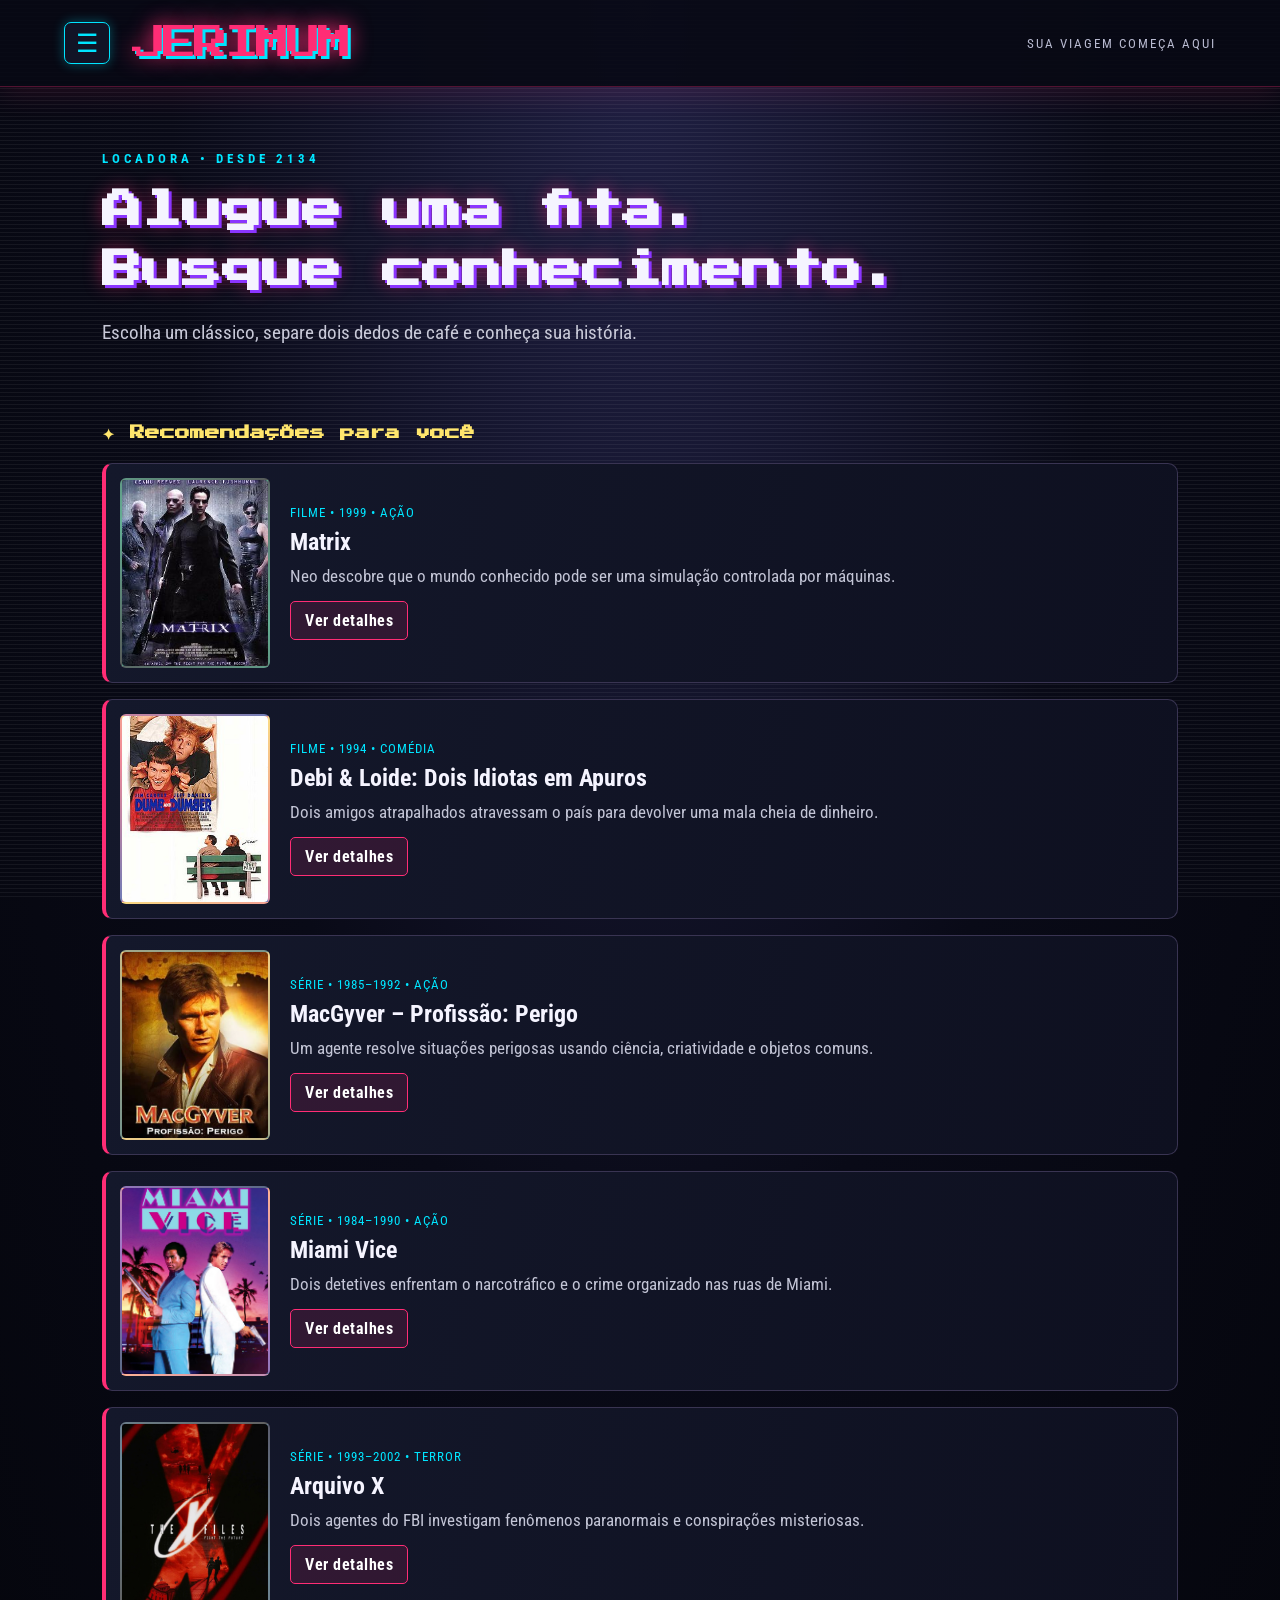
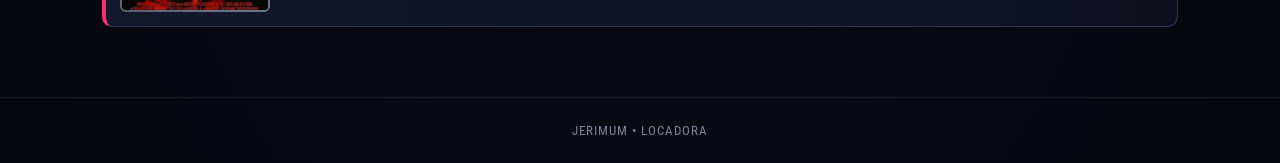
<file: index.html>
<!DOCTYPE html>
<html lang="pt-BR">

<head>
    <meta charset="UTF-8">
    <meta name="viewport" content="width=device-width, initial-scale=1.0">
    <title>Início | Jerimum</title>
    <link rel="stylesheet" href="css/estilo.css">
</head>

<body>
    <header>
        <div class="topbar">
            <button class="menu-button" id="menuButton" aria-label="Abrir menu" aria-expanded="false">☰</button>
            <a class="brand" href="index.html">JERIMUM</a>
            <div class="tagline">Sua viagem começa aqui</div>
        </div>
        <nav class="menu-overlay" id="mainMenu" aria-label="Menu principal">
            <a class="menu-link" href="filmes.html">🎬 Filmes</a>
            <a class="menu-link" href="series.html">📺 Séries</a>
            <button class="category-trigger" id="categoryTrigger" aria-expanded="false">▸ Categorias</button>
            <div class="submenu" id="categorySubmenu">
                <a href="categorias/comedia.html">Comédia</a><a href="categorias/terror.html">Terror</a>
                <a href="categorias/acao.html">Ação</a><a href="categorias/drama.html">Drama</a>
            </div>
        </nav>
    </header>
    <main class="page-wrap">
        <section class="hero">
            <div class="eyebrow">Locadora • Desde 2134</div>
            <h1>Alugue uma fita.<br>Busque conhecimento.</h1>
            <p>Escolha um clássico, separe dois dedos de café e conheça sua história.</p>
        </section>
        <h2 class="section-title">✦ Recomendações para você</h2>
        <section id="recomendacoes" class="catalog-list" aria-live="polite"></section>
    </main>
    <footer>JERIMUM • LOCADORA</footer>
    <script src="js/dados.js"></script>
    <script src="js/site.js"></script>
    <script>
        // Embaralha os títulos do catálogo e seleciona cinco filmes ou séries aleatoriamente.
        const embaralhados = [...catalogo].sort(() => Math.random() - 0.5).slice(0, 5);
        // Exibe as cinco recomendações selecionadas na página inicial.
        renderLista(embaralhados, "recomendacoes");
    </script>
</body>

</html>
</file>
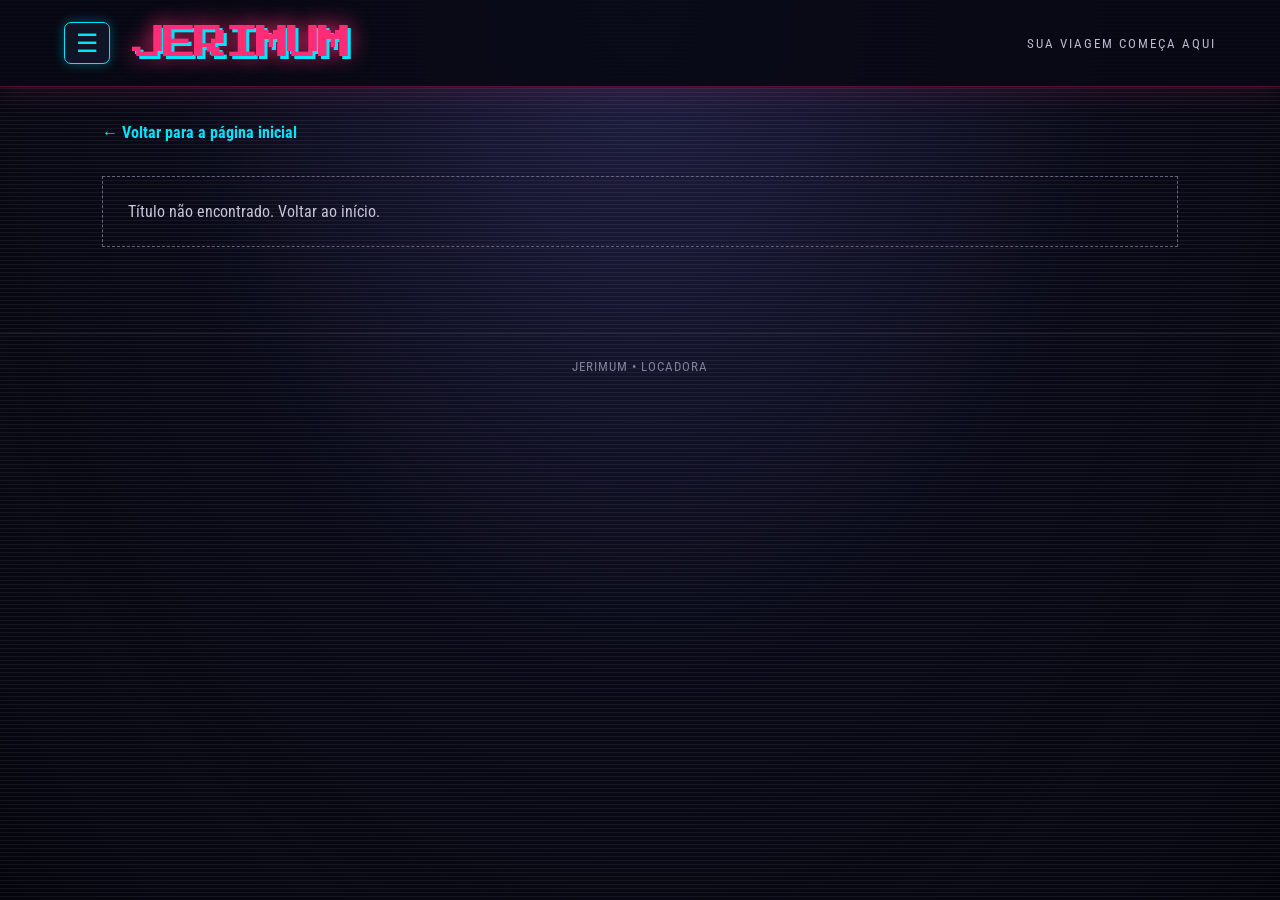
<file: detalhe.html>
<!DOCTYPE html>
<html lang="pt-BR">

<head>
    <meta charset="UTF-8">
    <meta name="viewport" content="width=device-width, initial-scale=1.0">
    <title>Detalhes | Jerimum</title>
    <link rel="stylesheet" href="css/estilo.css">
</head>

<body>
    <header>
        <div class="topbar">
            <button class="menu-button" id="menuButton" aria-label="Abrir menu" aria-expanded="false">☰</button>
            <a class="brand" href="index.html">JERIMUM</a>
            <div class="tagline">Sua viagem começa aqui</div>
        </div>
        <nav class="menu-overlay" id="mainMenu" aria-label="Menu principal">
            <a class="menu-link" href="filmes.html">🎬 Filmes</a>
            <a class="menu-link" href="series.html">📺 Séries</a>
            <button class="category-trigger" id="categoryTrigger" aria-expanded="false">▸ Categorias</button>
            <div class="submenu" id="categorySubmenu">
                <a href="categorias/comedia.html">Comédia</a><a href="categorias/terror.html">Terror</a>
                <a href="categorias/acao.html">Ação</a><a href="categorias/drama.html">Drama</a>
            </div>
        </nav>
    </header>
    <main class="page-wrap"><a class="back-link" href="index.html">← Voltar para a página inicial</a>
        <section id="detalhe"></section>
    </main>
    <footer>JERIMUM • LOCADORA</footer>

    <script src="js/dados.js"></script>
    <script src="js/site.js"></script>
    <script>
        // Recupera o identificador do filme ou série enviado através da URL.
        const id = new URLSearchParams(window.location.search).get("id");
        // Procura no catálogo o título que corresponde ao identificador recebido.
        const item = catalogo.find(i => i.id === id);
        const area = document.getElementById("detalhe");
        if (!item) { area.innerHTML = '<p class="empty">Título não encontrado. <a href="index.html">Voltar ao início</a>.</p>'; }
        else {
            document.title = item.title + " | Jerimum";
            // Monta a página de detalhes com sinopse, cartaz, curiosidades e elenco.
            area.innerHTML = `<div class="detail-layout">${criarPoster(item)}<div>
 <div class="eyebrow">${item.type} • ${item.year} • ${item.category}</div><h1>${item.title}</h1>
 <p style="font-size:19px;line-height:1.6;color:#d0d1df">${item.synopsis}</p>
 <button class="action-button" id="rentButton">Alugar ${item.type.toLowerCase()}</button>
 </div></div>
 <section class="detail-panel"><h2>Mais informações e curiosidades</h2><ul>${item.facts.map(f => `<li>${f}</li>`).join("")}</ul></section>
 <section class="detail-panel"><h2>Elenco principal</h2><p>${item.cast.join(" • ")}</p></section>`;
            // Simula o aluguel do título exibindo uma mensagem quando o usuário clica no botão.
            document.getElementById("rentButton").addEventListener("click", () => alert("Pedido de aluguel registrado na simulação! Obrigado por escolher a Jerimum."));
        }
    </script>
</body>

</html>
</file>
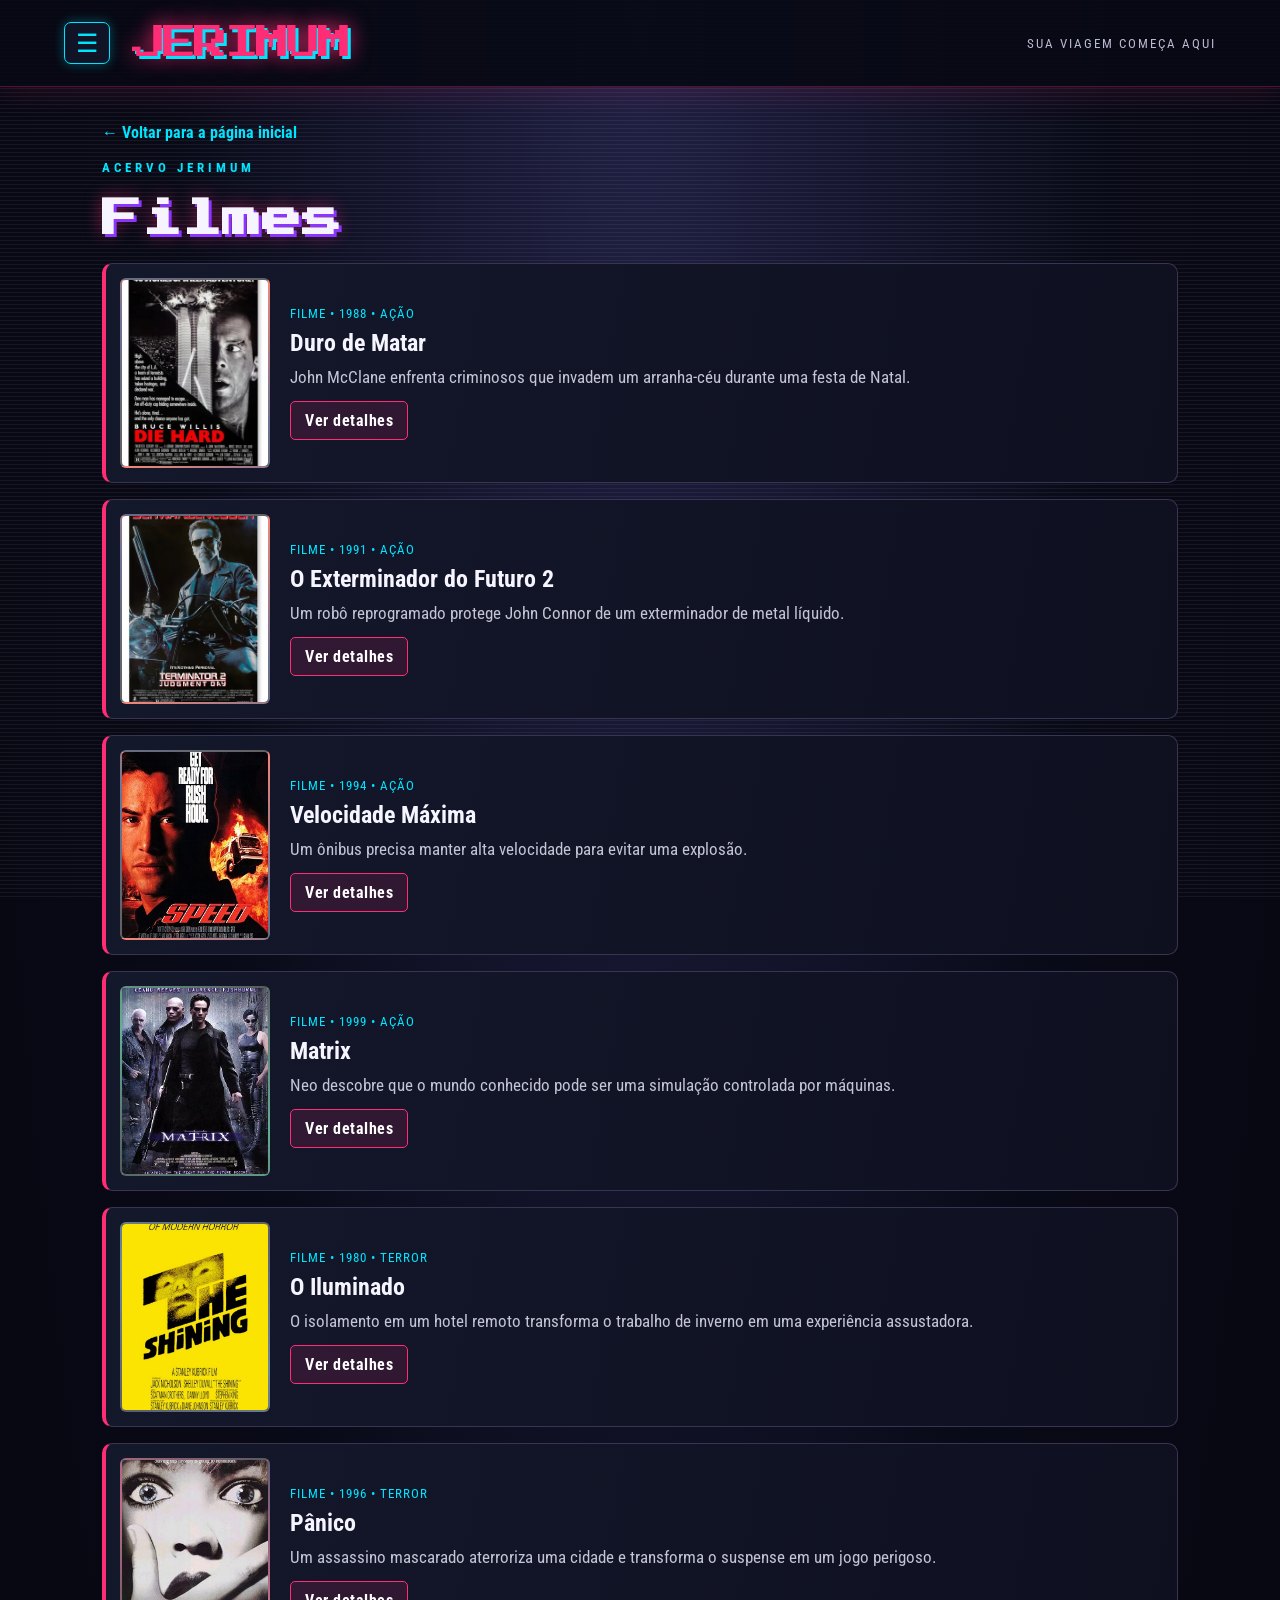
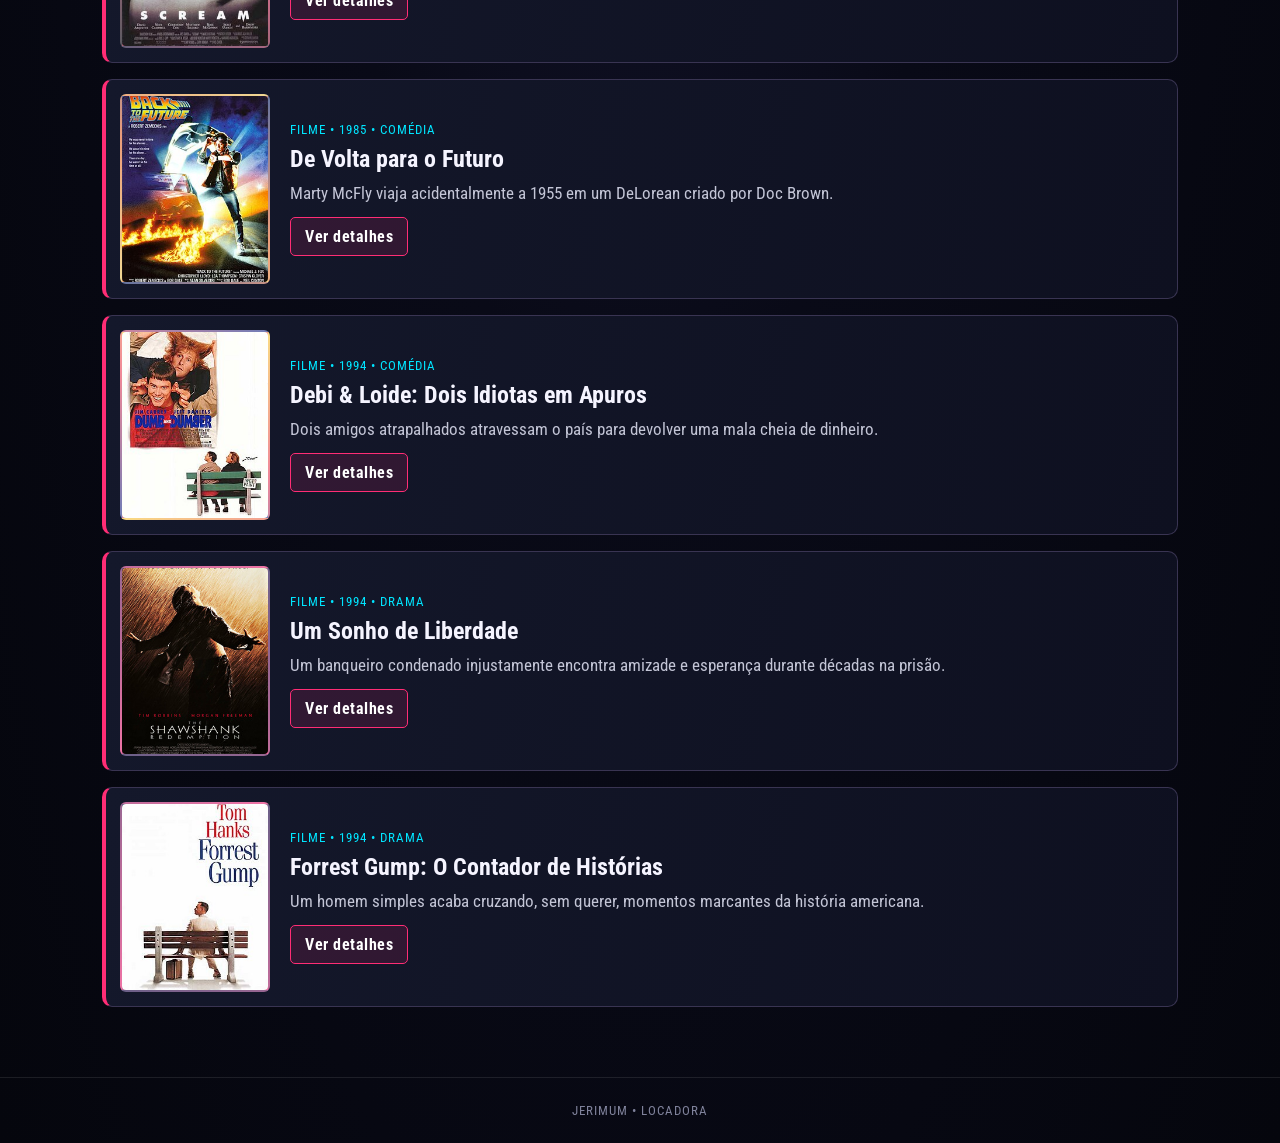
<file: filmes.html>
<!DOCTYPE html>
<html lang="pt-BR"><head><meta charset="UTF-8"><meta name="viewport" content="width=device-width, initial-scale=1.0">
<title>Filmes | Jerimum</title><link rel="stylesheet" href="css/estilo.css"></head>
<body><header>
 <div class="topbar">
  <button class="menu-button" id="menuButton" aria-label="Abrir menu" aria-expanded="false">☰</button>
  <a class="brand" href="index.html">JERIMUM</a>
  <div class="tagline">Sua viagem começa aqui</div>
 </div>
 <nav class="menu-overlay" id="mainMenu" aria-label="Menu principal">
  <a class="menu-link" href="filmes.html">🎬 Filmes</a>
  <a class="menu-link" href="series.html">📺 Séries</a>
  <button class="category-trigger" id="categoryTrigger" aria-expanded="false">▸ Categorias</button>
  <div class="submenu" id="categorySubmenu">
   <a href="categorias/comedia.html">Comédia</a><a href="categorias/terror.html">Terror</a>
   <a href="categorias/acao.html">Ação</a><a href="categorias/drama.html">Drama</a>
  </div>
 </nav>
</header><main class="page-wrap"><a class="back-link" href="index.html">← Voltar para a página inicial</a><div class="eyebrow">Acervo Jerimum</div><h1>Filmes</h1><section id="lista" class="catalog-list"></section></main><footer>JERIMUM • LOCADORA</footer>
<script src="js/dados.js"></script><script src="js/site.js"></script><script>renderLista(catalogo.filter(i=>i.type==="Filme"));</script></body></html>
</file>
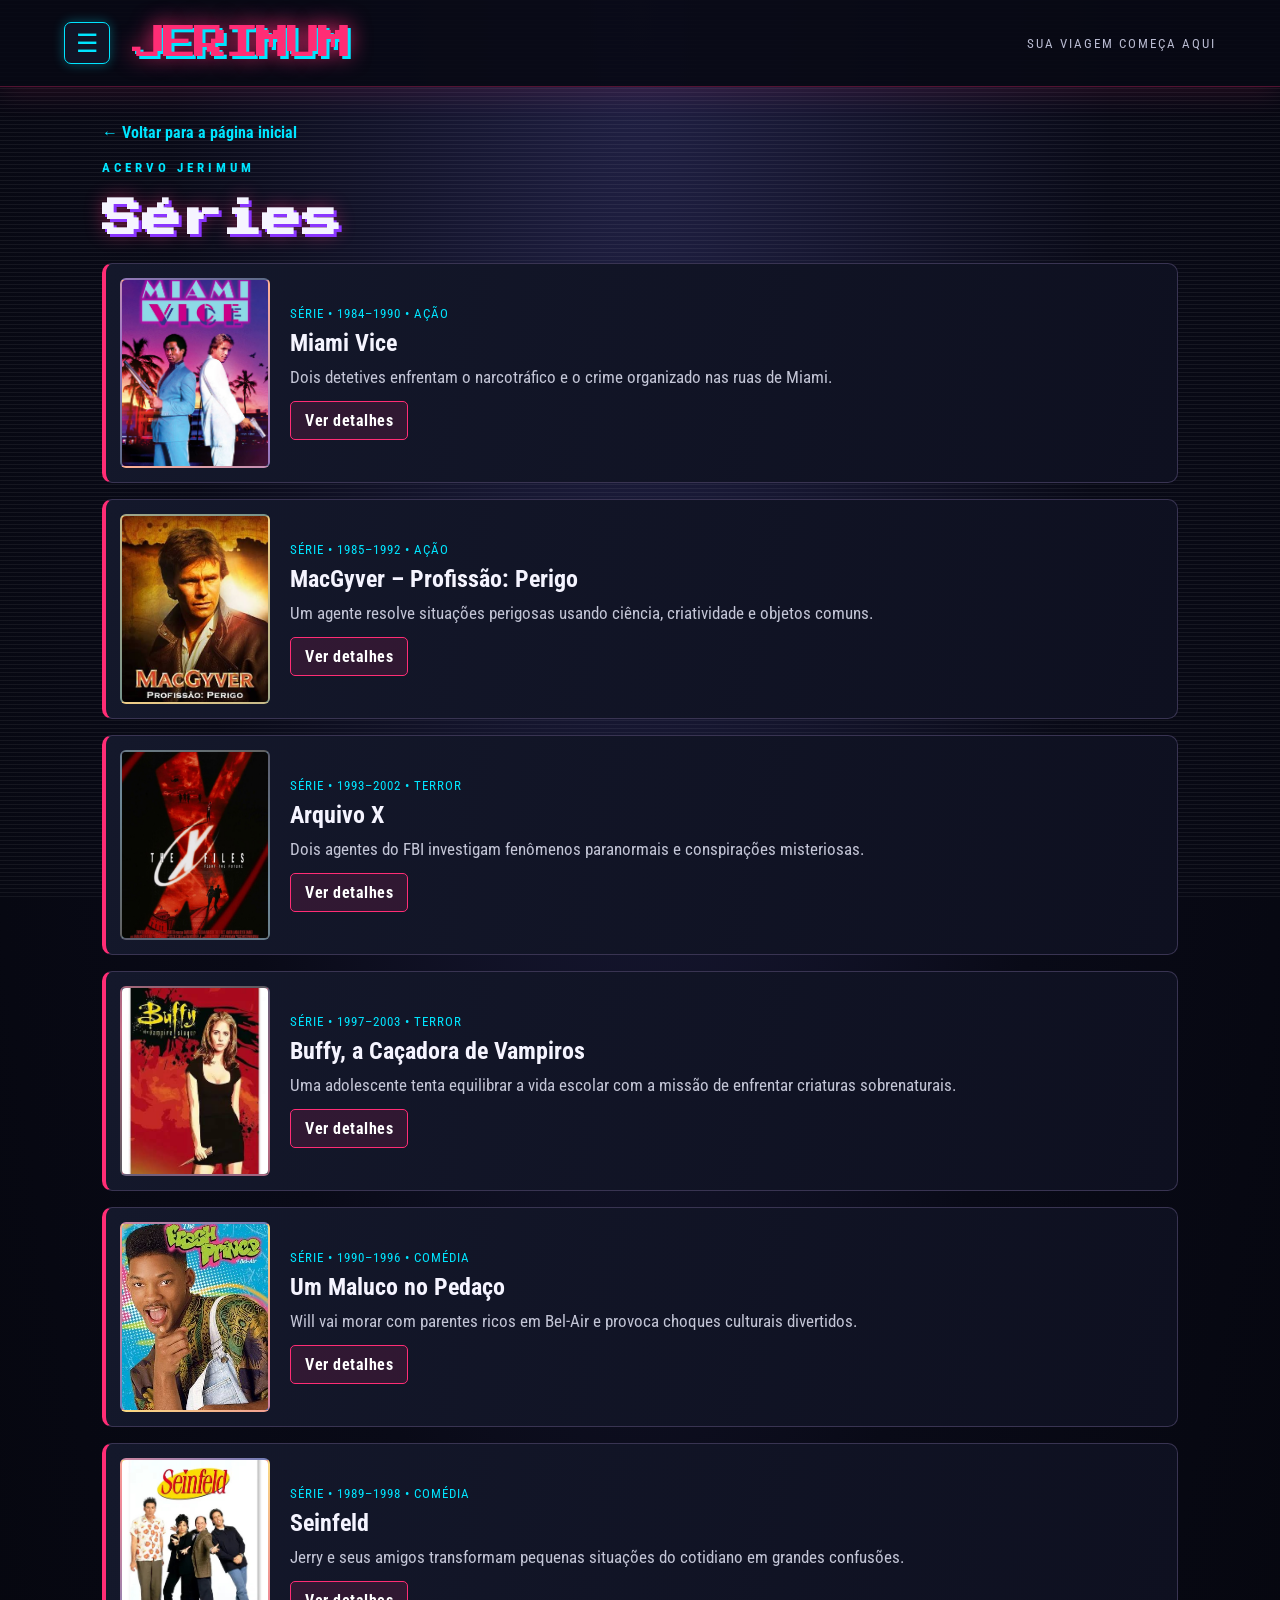
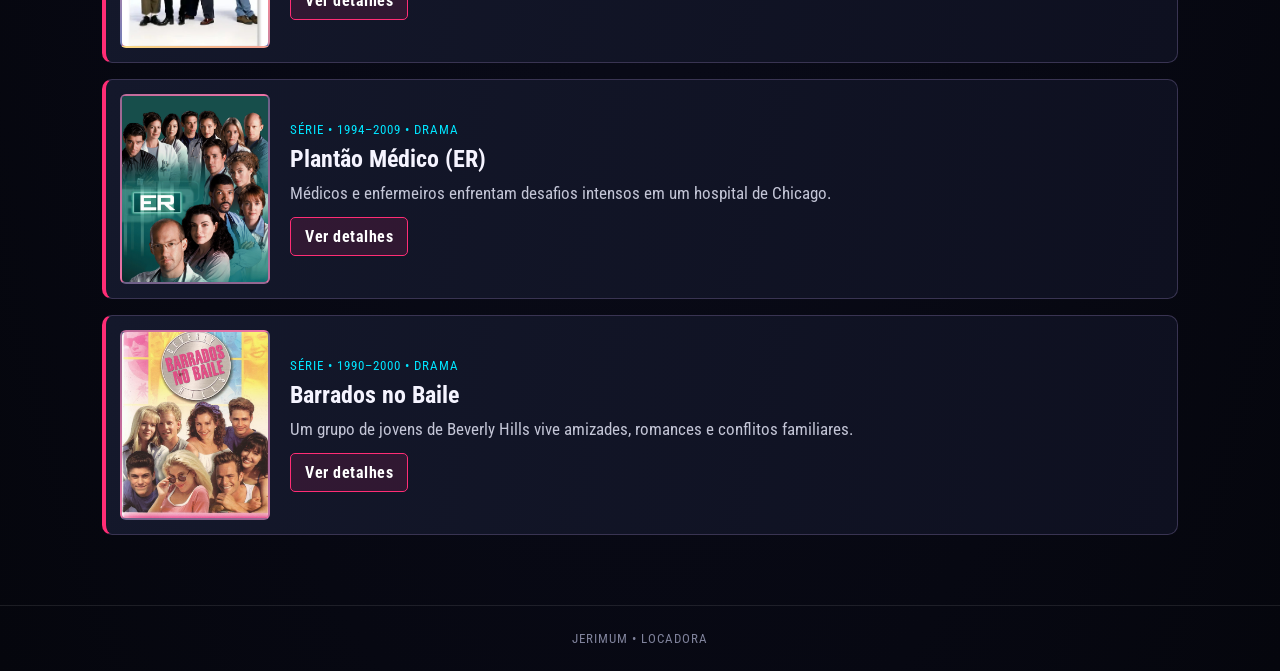
<file: series.html>
<!DOCTYPE html>
<html lang="pt-BR"><head><meta charset="UTF-8"><meta name="viewport" content="width=device-width, initial-scale=1.0">
<title>Séries | Jerimum</title><link rel="stylesheet" href="css/estilo.css"></head>
<body><header>
 <div class="topbar">
  <button class="menu-button" id="menuButton" aria-label="Abrir menu" aria-expanded="false">☰</button>
  <a class="brand" href="index.html">JERIMUM</a>
  <div class="tagline">Sua viagem começa aqui</div>
 </div>
 <nav class="menu-overlay" id="mainMenu" aria-label="Menu principal">
  <a class="menu-link" href="filmes.html">🎬 Filmes</a>
  <a class="menu-link" href="series.html">📺 Séries</a>
  <button class="category-trigger" id="categoryTrigger" aria-expanded="false">▸ Categorias</button>
  <div class="submenu" id="categorySubmenu">
   <a href="categorias/comedia.html">Comédia</a><a href="categorias/terror.html">Terror</a>
   <a href="categorias/acao.html">Ação</a><a href="categorias/drama.html">Drama</a>
  </div>
 </nav>
</header><main class="page-wrap"><a class="back-link" href="index.html">← Voltar para a página inicial</a><div class="eyebrow">Acervo Jerimum</div><h1>Séries</h1><section id="lista" class="catalog-list"></section></main><footer>JERIMUM • LOCADORA</footer>
<script src="js/dados.js"></script><script src="js/site.js"></script><script>renderLista(catalogo.filter(i=>i.type==="Série"));</script></body></html>
</file>
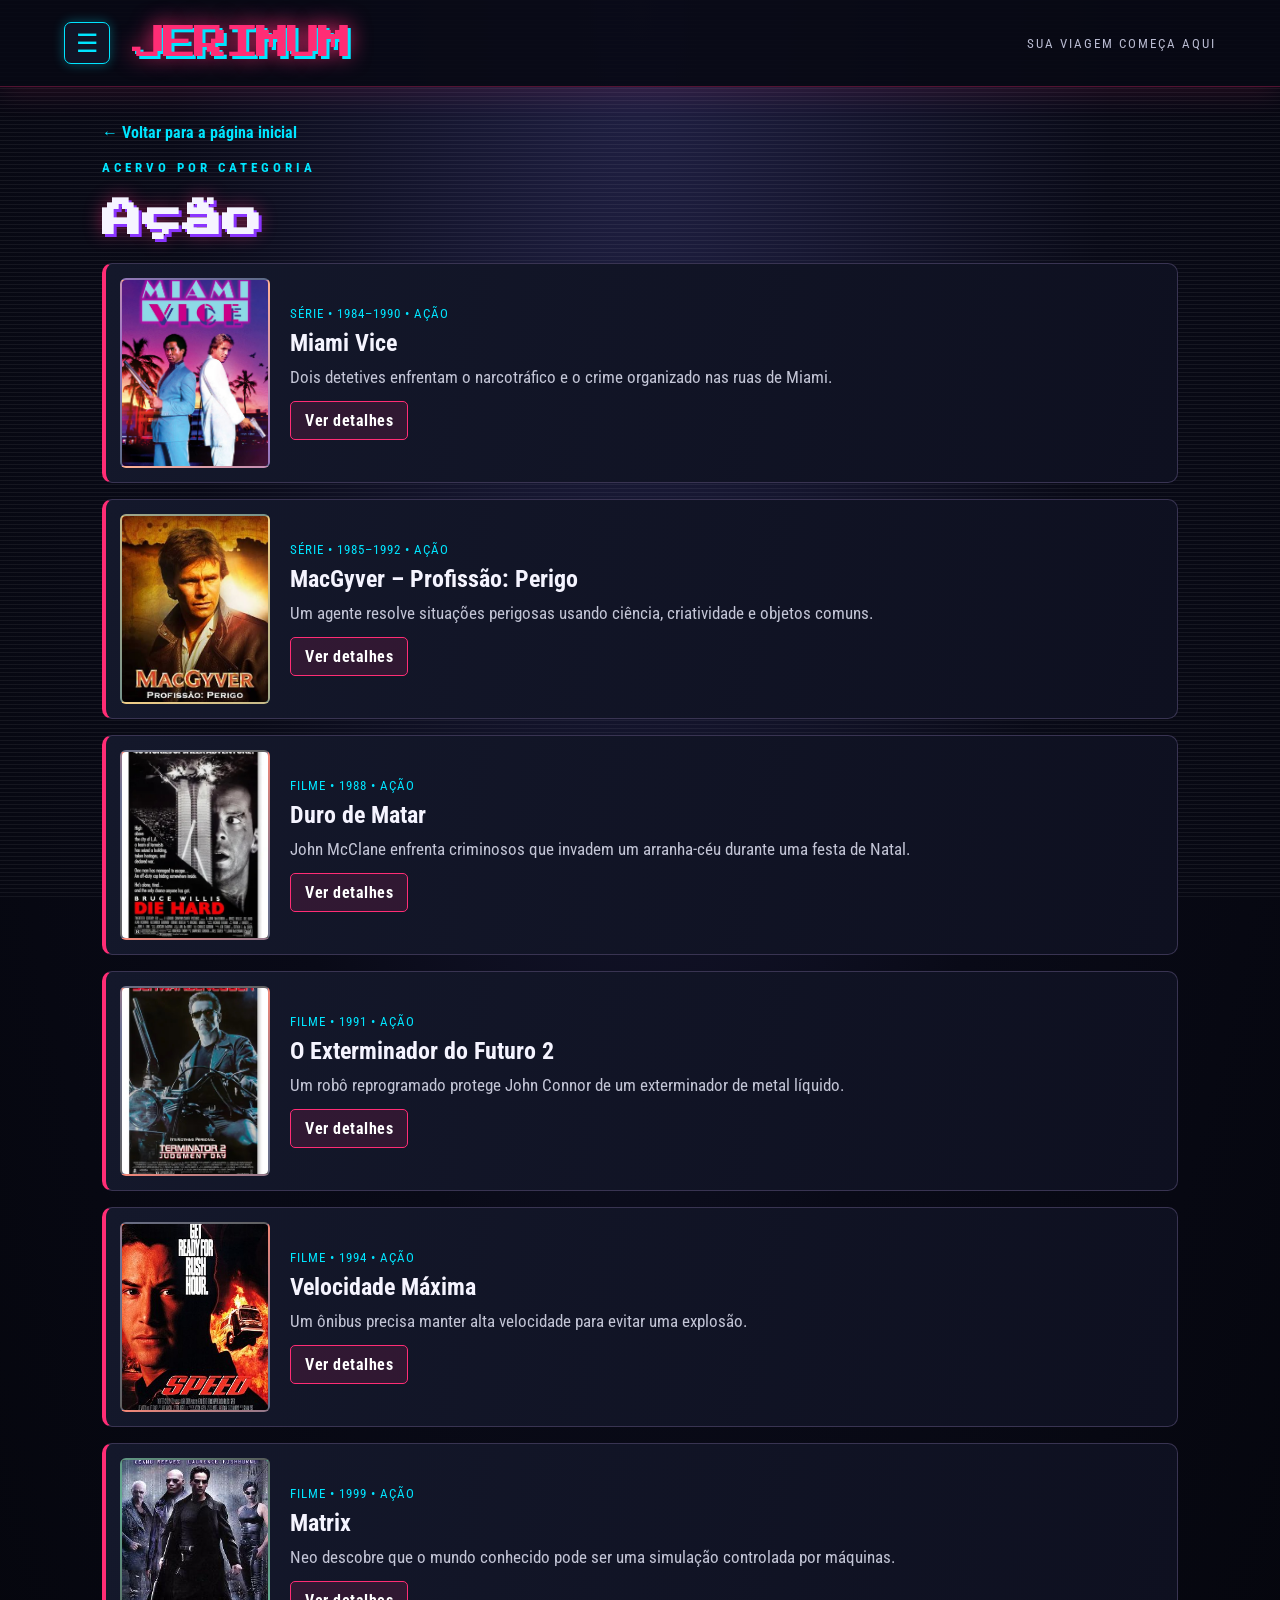
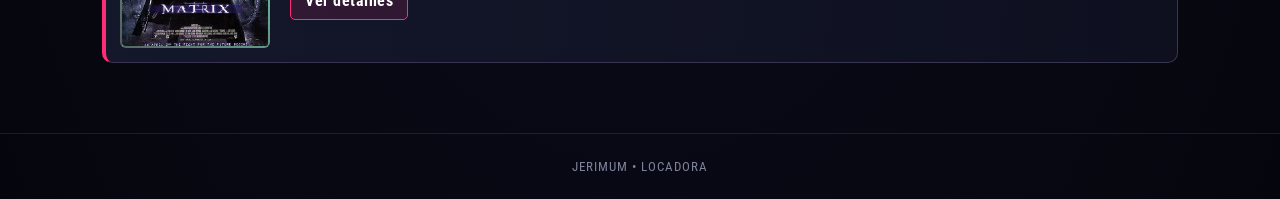
<file: categorias/acao.html>
<!DOCTYPE html>
<html lang="pt-BR"><head><meta charset="UTF-8"><meta name="viewport" content="width=device-width, initial-scale=1.0">
<title>Ação | Jerimum</title><link rel="stylesheet" href="../css/estilo.css"></head>
<body><header>
 <div class="topbar">
  <button class="menu-button" id="menuButton" aria-label="Abrir menu" aria-expanded="false">☰</button>
  <a class="brand" href="../index.html">JERIMUM</a>
  <div class="tagline">Sua viagem começa aqui</div>
 </div>
 <nav class="menu-overlay" id="mainMenu" aria-label="Menu principal">
  <a class="menu-link" href="../filmes.html">🎬 Filmes</a>
  <a class="menu-link" href="../series.html">📺 Séries</a>
  <button class="category-trigger" id="categoryTrigger" aria-expanded="false">▸ Categorias</button>
  <div class="submenu" id="categorySubmenu">
   <a href="comedia.html">Comédia</a><a href="terror.html">Terror</a>
   <a href="acao.html">Ação</a><a href="drama.html">Drama</a>
  </div>
 </nav>
</header><main class="page-wrap"><a class="back-link" href="../index.html">← Voltar para a página inicial</a><div class="eyebrow">Acervo por categoria</div><h1>Ação</h1><section id="lista" class="catalog-list"></section></main><footer>JERIMUM • LOCADORA</footer>
<script src="../js/dados.js"></script><script src="../js/site.js"></script><script>renderLista(catalogo.filter(i=>i.category==="Ação"));</script></body></html>
</file>
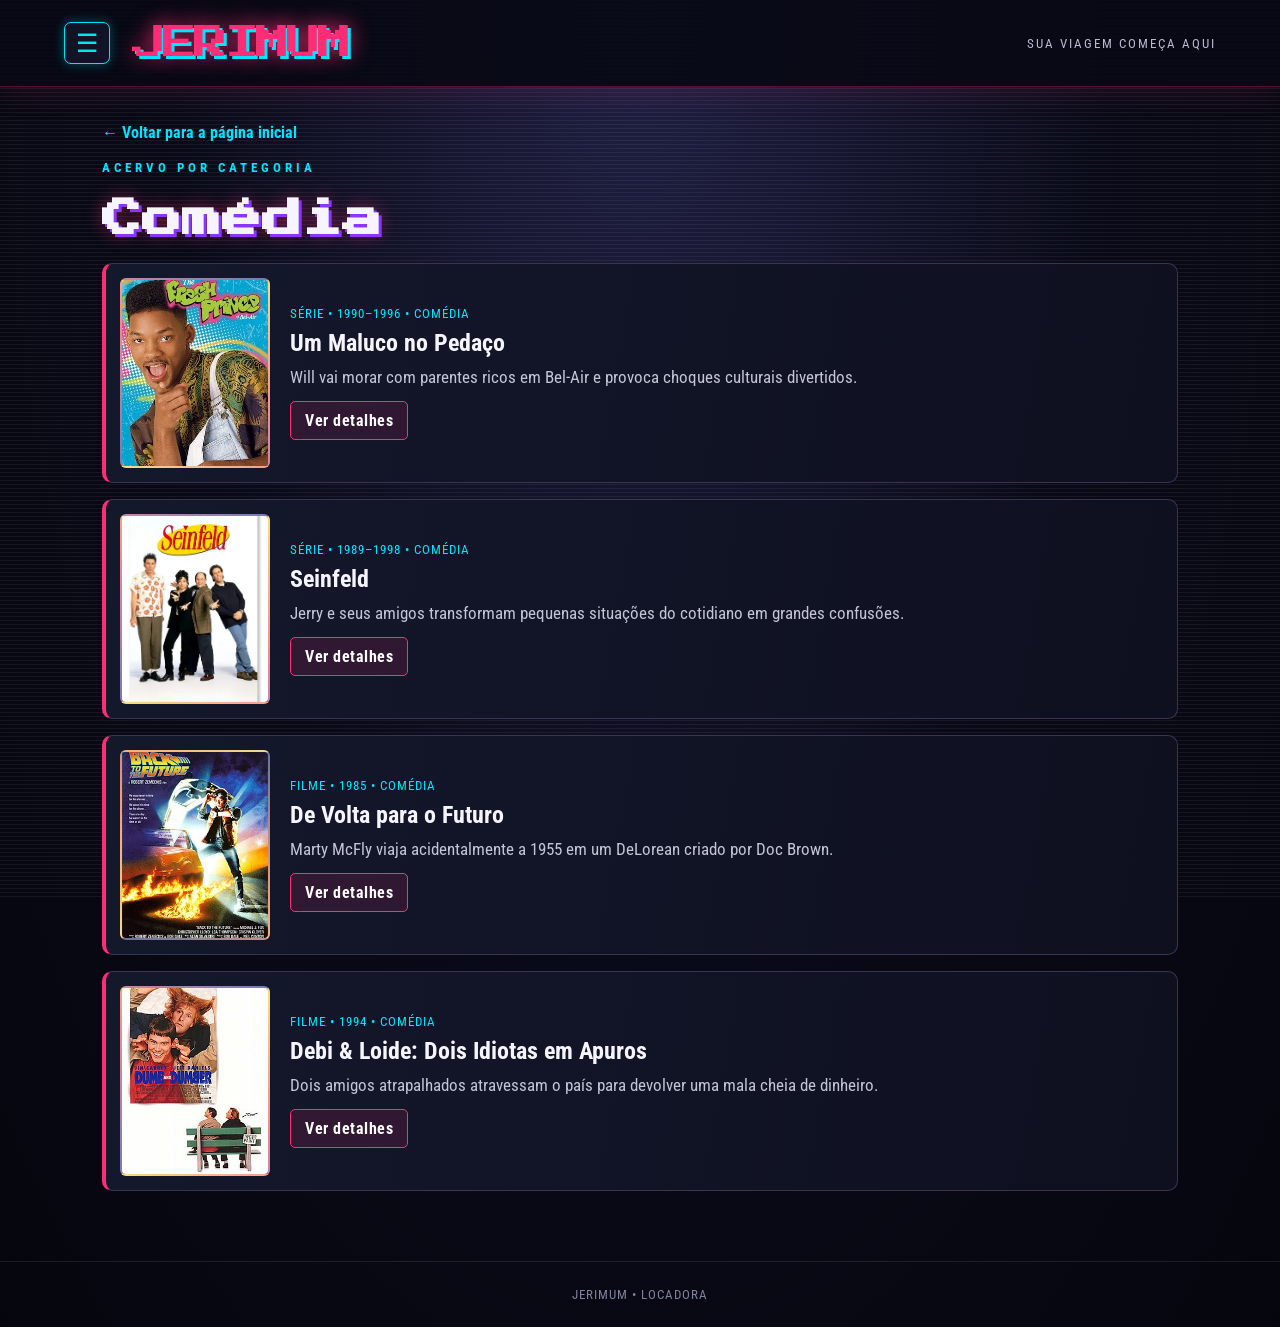
<file: categorias/comedia.html>
<!DOCTYPE html>
<html lang="pt-BR"><head><meta charset="UTF-8"><meta name="viewport" content="width=device-width, initial-scale=1.0">
<title>Comédia | Jerimum</title><link rel="stylesheet" href="../css/estilo.css"></head>
<body><header>
 <div class="topbar">
  <button class="menu-button" id="menuButton" aria-label="Abrir menu" aria-expanded="false">☰</button>
  <a class="brand" href="../index.html">JERIMUM</a>
  <div class="tagline">Sua viagem começa aqui</div>
 </div>
 <nav class="menu-overlay" id="mainMenu" aria-label="Menu principal">
  <a class="menu-link" href="../filmes.html">🎬 Filmes</a>
  <a class="menu-link" href="../series.html">📺 Séries</a>
  <button class="category-trigger" id="categoryTrigger" aria-expanded="false">▸ Categorias</button>
  <div class="submenu" id="categorySubmenu">
   <a href="comedia.html">Comédia</a><a href="terror.html">Terror</a>
   <a href="acao.html">Ação</a><a href="drama.html">Drama</a>
  </div>
 </nav>
</header><main class="page-wrap"><a class="back-link" href="../index.html">← Voltar para a página inicial</a><div class="eyebrow">Acervo por categoria</div><h1>Comédia</h1><section id="lista" class="catalog-list"></section></main><footer>JERIMUM • LOCADORA</footer>
<script src="../js/dados.js"></script><script src="../js/site.js"></script><script>renderLista(catalogo.filter(i=>i.category==="Comédia"));</script></body></html>
</file>
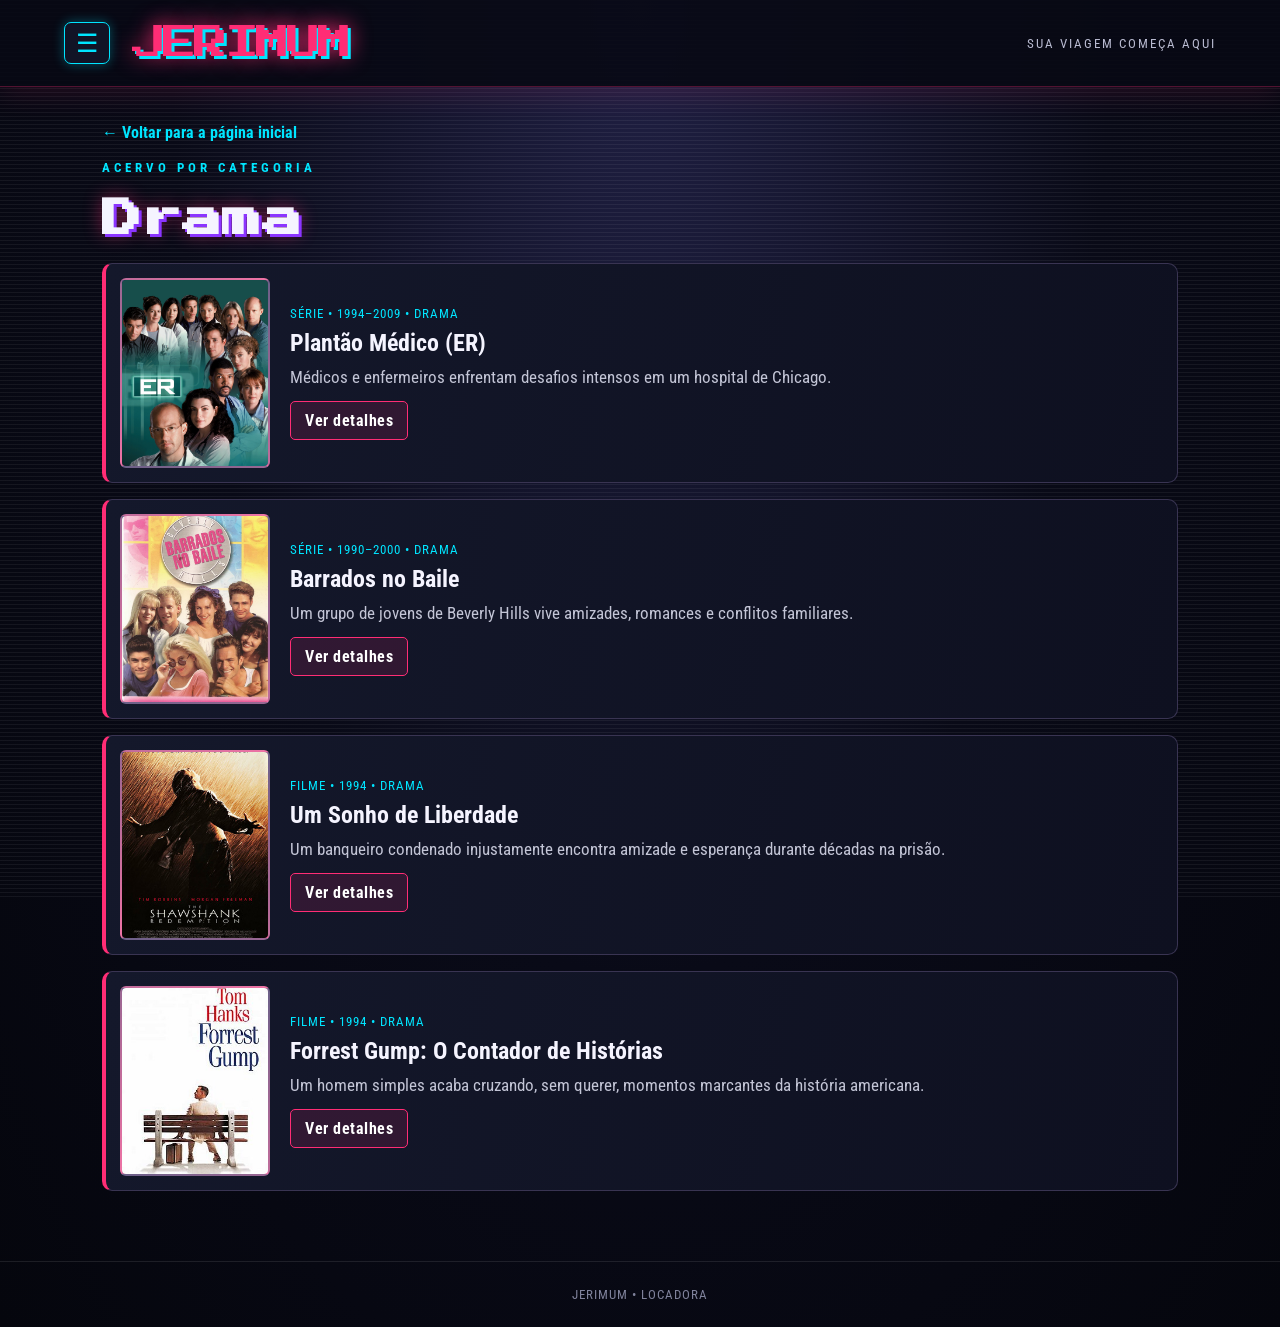
<file: categorias/drama.html>
<!DOCTYPE html>
<html lang="pt-BR"><head><meta charset="UTF-8"><meta name="viewport" content="width=device-width, initial-scale=1.0">
<title>Drama | Jerimum</title><link rel="stylesheet" href="../css/estilo.css"></head>
<body><header>
 <div class="topbar">
  <button class="menu-button" id="menuButton" aria-label="Abrir menu" aria-expanded="false">☰</button>
  <a class="brand" href="../index.html">JERIMUM</a>
  <div class="tagline">Sua viagem começa aqui</div>
 </div>
 <nav class="menu-overlay" id="mainMenu" aria-label="Menu principal">
  <a class="menu-link" href="../filmes.html">🎬 Filmes</a>
  <a class="menu-link" href="../series.html">📺 Séries</a>
  <button class="category-trigger" id="categoryTrigger" aria-expanded="false">▸ Categorias</button>
  <div class="submenu" id="categorySubmenu">
   <a href="comedia.html">Comédia</a><a href="terror.html">Terror</a>
   <a href="acao.html">Ação</a><a href="drama.html">Drama</a>
  </div>
 </nav>
</header><main class="page-wrap"><a class="back-link" href="../index.html">← Voltar para a página inicial</a><div class="eyebrow">Acervo por categoria</div><h1>Drama</h1><section id="lista" class="catalog-list"></section></main><footer>JERIMUM • LOCADORA</footer>
<script src="../js/dados.js"></script><script src="../js/site.js"></script><script>renderLista(catalogo.filter(i=>i.category==="Drama"));</script></body></html>
</file>
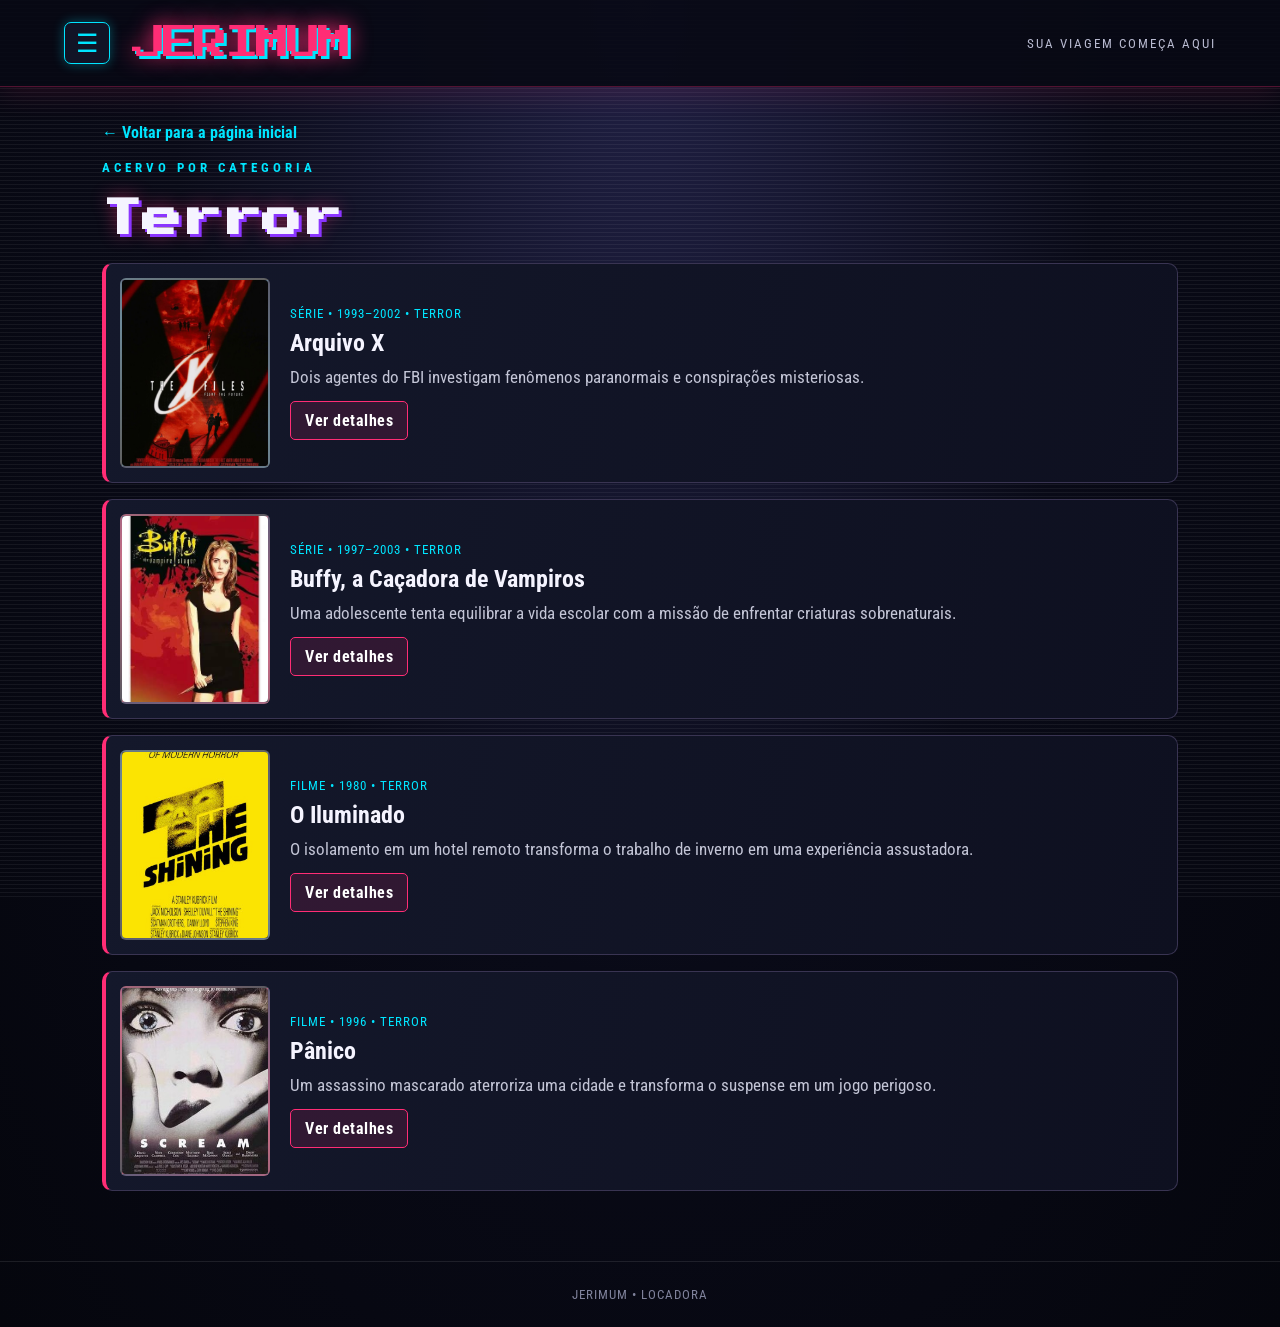
<file: categorias/terror.html>
<!DOCTYPE html>
<html lang="pt-BR"><head><meta charset="UTF-8"><meta name="viewport" content="width=device-width, initial-scale=1.0">
<title>Terror | Jerimum</title><link rel="stylesheet" href="../css/estilo.css"></head>
<body><header>
 <div class="topbar">
  <button class="menu-button" id="menuButton" aria-label="Abrir menu" aria-expanded="false">☰</button>
  <a class="brand" href="../index.html">JERIMUM</a>
  <div class="tagline">Sua viagem começa aqui</div>
 </div>
 <nav class="menu-overlay" id="mainMenu" aria-label="Menu principal">
  <a class="menu-link" href="../filmes.html">🎬 Filmes</a>
  <a class="menu-link" href="../series.html">📺 Séries</a>
  <button class="category-trigger" id="categoryTrigger" aria-expanded="false">▸ Categorias</button>
  <div class="submenu" id="categorySubmenu">
   <a href="comedia.html">Comédia</a><a href="terror.html">Terror</a>
   <a href="acao.html">Ação</a><a href="drama.html">Drama</a>
  </div>
 </nav>
</header><main class="page-wrap"><a class="back-link" href="../index.html">← Voltar para a página inicial</a><div class="eyebrow">Acervo por categoria</div><h1>Terror</h1><section id="lista" class="catalog-list"></section></main><footer>JERIMUM • LOCADORA</footer>
<script src="../js/dados.js"></script><script src="../js/site.js"></script><script>renderLista(catalogo.filter(i=>i.category==="Terror"));</script></body></html>
</file>
<file: css/estilo.css>
@import url('https://fonts.googleapis.com/css2?family=Press+Start+2P&family=Roboto+Condensed:wght@400;700&display=swap');

/* Define as cores principais utilizadas na identidade visual retrô do site. */
:root {
    --bg: #080914;
    --panel: #111426;
    --pink: #ff2d75;
    --cyan: #00e5ff;
    --purple: #8b35ff;
    --yellow: #ffe66d;
    --white: #f5f4ff
}

* {
    box-sizing: border-box
}

html {
    scroll-behavior: smooth
}

body {
    margin: 0;
    background: radial-gradient(ellipse at top, #202044 0, #090a17 52%, #05060d 100%);
    color: var(--white);
    font-family: 'Roboto Condensed', Arial, sans-serif;
    min-height: 100vh
}

body:before {
    content: "";
    position: fixed;
    inset: 0;
    pointer-events: none;
    opacity: .12;
    background: repeating-linear-gradient(0deg, transparent 0 3px, #fff 4px);
    z-index: 0
}

a {
    color: inherit;
    text-decoration: none
}

button {
    font: inherit;
    cursor: pointer
}

header,
.page-wrap,
footer {
    position: relative;
    z-index: 1
}

/* Organiza o cabeçalho, posicionando a logo e o botão do menu. */
.topbar {
    display: flex;
    align-items: center;
    gap: 22px;
    padding: 22px clamp(18px, 5vw, 70px);
    border-bottom: 1px solid #ff2d754d;
    background: #080914e8;
    box-shadow: 0 5px 30px #ff2d7520
}

.brand {
    font-family: 'Press Start 2P', monospace;
    font-size: clamp(20px, 4vw, 34px);
    letter-spacing: -3px;
    color: var(--pink);
    text-shadow: 3px 3px 0 var(--cyan), 0 0 22px #ff2d75;
    white-space: nowrap
}

.menu-button {
    width: 46px;
    height: 42px;
    border: 1px solid var(--cyan);
    border-radius: 7px;
    background: #111426;
    color: var(--cyan);
    font-size: 25px;
    line-height: 1;
    box-shadow: 0 0 12px #00e5ff55
}

.tagline {
    margin-left: auto;
    color: #b8bad0;
    font-size: 13px;
    letter-spacing: 2px;
    text-transform: uppercase
}

.page-wrap {
    max-width: 1120px;
    margin: auto;
    padding: 30px 22px 70px
}

.hero {
    padding: 34px 0 24px
}

.eyebrow {
    color: var(--cyan);
    letter-spacing: 4px;
    text-transform: uppercase;
    font-weight: bold;
    font-size: 13px
}

h1 {
    font-family: 'Press Start 2P', monospace;
    font-size: clamp(23px, 4vw, 40px);
    line-height: 1.5;
    color: var(--white);
    text-shadow: 3px 3px 0 var(--purple), 0 0 18px #ff2d7577;
    margin: 14px 0
}

.hero p {
    font-size: 19px;
    color: #c8c9d8;
    max-width: 720px;
    line-height: 1.5
}

.section-title {
    font-family: 'Press Start 2P', monospace;
    font-size: 15px;
    line-height: 1.6;
    color: var(--yellow);
    margin: 30px 0 18px
}

.catalog-list {
    display: grid;
    gap: 16px
}

/* Organiza o cabeçalho, posicionando a logo e o botão do menu. */
.media-row {
    display: grid;
    grid-template-columns: 150px 1fr;
    gap: 20px;
    align-items: center;
    padding: 14px;
    background: linear-gradient(100deg, #14182b, #0e1020);
    border: 1px solid #393452;
    border-left: 4px solid var(--pink);
    border-radius: 10px;
    transition: .2s
}

.media-row:hover {
    transform: translateY(-2px);
    border-color: var(--cyan);
    box-shadow: 0 0 20px #00e5ff22
}

.poster {
    height: 190px;
    border-radius: 6px;
    display: flex;
    align-items: center;
    justify-content: center;
    text-align: center;
    padding: 12px;
    position: relative;
    overflow: hidden;
    border: 2px solid #ffffff55;
    background: linear-gradient(145deg, #20104c, #e62d78)
}

.poster:before {
    content: "";
    position: absolute;
    width: 180%;
    height: 50%;
    background: #ffffff18;
    transform: rotate(-35deg);
    top: 18%
}

.poster span {
    position: relative;
    font-family: 'Press Start 2P', monospace;
    font-size: 11px;
    line-height: 1.8;
    text-shadow: 2px 2px #000
}

.poster.miami {
    background: linear-gradient(145deg, #ff8b5c, #7138a8 55%, #081f49)
}

.poster.mac {
    background: linear-gradient(145deg, #e8b44b, #325d52)
}

.poster.xfiles,
.poster.shining {
    background: linear-gradient(145deg, #080b24, #254e65, #111)
}

.poster.buffy,
.poster.scream {
    background: linear-gradient(145deg, #160c35, #a52248, #070711)
}

.poster.fresh,
.poster.seinfeld,
.poster.dumb {
    background: linear-gradient(145deg, #f6c945, #e74e65, #293b91)
}

.poster.er,
.poster.90210,
.poster.shawshank,
.poster.forrest {
    background: linear-gradient(145deg, #126b78, #26334e, #ad7a53)
}

.poster.diehard,
.poster.t2,
.poster.speed {
    background: linear-gradient(145deg, #ed4b32, #242c5d, #111)
}

.poster.matrix {
    background: linear-gradient(145deg, #061a16, #16865e, #020806)
}

.poster.bttf {
    background: linear-gradient(145deg, #172e71, #e46d38, #e9c45d)
}

.media-info h2 {
    font-size: 24px;
    margin: 0 0 8px;
    color: var(--white)
}

.media-info h2 a:hover {
    color: var(--cyan)
}

.meta {
    color: var(--cyan);
    font-size: 13px;
    letter-spacing: 1px;
    text-transform: uppercase;
    margin-bottom: 8px
}

.media-info p {
    color: #c3c5d6;
    font-size: 17px;
    line-height: 1.45;
    margin: 0 0 12px
}

.link-more,
.action-button {
    display: inline-block;
    border: 1px solid var(--pink);
    color: #fff;
    background: #ff2d7520;
    padding: 9px 14px;
    border-radius: 5px;
    font-weight: bold;
    letter-spacing: .5px
}

.link-more:hover,
.action-button:hover {
    background: var(--pink);
    box-shadow: 0 0 15px #ff2d7577
}

/* Estiliza o menu de navegação, que aparece quando o usuário clica no botão principal. */
.menu-overlay {
    display: none;
    position: absolute;
    z-index: 10;
    top: 78px;
    left: clamp(18px, 5vw, 70px);
    width: 230px;
    background: #0d1020;
    border: 1px solid var(--cyan);
    box-shadow: 0 0 24px #00e5ff44;
    border-radius: 8px;
    padding: 8px
}

.menu-overlay.open {
    display: block
}

.menu-link,
.category-trigger {
    display: block;
    width: 100%;
    text-align: left;
    padding: 13px 14px;
    color: #f4f3ff;
    background: transparent;
    border: 0;
    border-bottom: 1px solid #ffffff16;
    font-weight: bold;
    font-size: 17px
}

.menu-link:hover,
.category-trigger:hover {
    color: var(--cyan);
    background: #ffffff0a
}

.submenu {
    display: none;
    margin: 4px 0 6px 14px;
    border-left: 2px solid var(--pink)
}

.submenu.open {
    display: block
}

.submenu a {
    display: block;
    padding: 10px 14px;
    color: #d6d7e6
}

.submenu a:hover {
    color: var(--yellow)
}

.back-link {
    display: inline-block;
    margin: 6px 0 18px;
    color: var(--cyan);
    font-weight: bold
}

.back-link:hover {
    color: var(--yellow)
}

/* Organiza o cartaz e as informações na página individual de cada filme ou série. */
.detail-layout {
    display: grid;
    grid-template-columns: 260px 1fr;
    gap: 28px;
    align-items: start
}

.detail-layout .poster {
    height: 360px
}

.detail-panel {
    background: #111426;
    border: 1px solid #393452;
    padding: 22px;
    border-radius: 9px;
    margin: 18px 0
}

.detail-panel h2 {
    color: var(--yellow);
    font-family: 'Press Start 2P';
    font-size: 13px;
    line-height: 1.7
}

.detail-panel p,
.detail-panel li {
    color: #d0d1df;
    font-size: 17px;
    line-height: 1.6
}

.detail-panel ul {
    padding-left: 20px
}

.empty {
    padding: 25px;
    border: 1px dashed #69617e;
    color: #c7c5d7
}

footer {
    text-align: center;
    padding: 25px;
    color: #7f829b;
    border-top: 1px solid #ffffff18;
    font-size: 13px;
    letter-spacing: 1px
}

/* Adapta o layout para telas menores, como celulares e tablets. */
@media(max-width:650px) {
    .tagline {
        display: none
    }

    .media-row {
        grid-template-columns: 105px 1fr;
        gap: 13px
    }

    .poster {
        height: 150px
    }

    .media-info h2 {
        font-size: 19px
    }

    .media-info p {
        font-size: 15px
    }

    .detail-layout {
        grid-template-columns: 1fr
    }

    .detail-layout .poster {
        height: 260px;
        width: 190px
    }

    .page-wrap {
        padding: 22px 15px 50px
    }
}


.poster {
    padding: 0;
    overflow: hidden;
    position: relative;
}

/* Ajusta as imagens dos cartazes para preencher o espaço disponível sem distorção. */
.poster img {
    position: absolute;
    inset: 0;
    width: 100%;
    height: 100%;
    object-fit: cover;
    display: block;
    z-index: 2;
}

.poster .poster-fallback {
    position: relative;
    z-index: 1;
    display: block;
    padding: 12px;
    text-align: center;
}

.poster:before {
    z-index: 0;
}

.poster.sem-imagem img {
    display: none;
}

/* Menu sempre acima do conteúdo, inclusive em telas menores. */
header {
    position: relative;
    z-index: 1000;
}

.menu-overlay {
    z-index: 1001;
    top: calc(100% - 8px);
    max-height: calc(100vh - 120px);
    overflow-y: auto;
}

.submenu {
    position: relative;
    z-index: 1002;
}

@media (max-width: 650px) {
    .menu-overlay {
        width: 230px;
        max-width: calc(100vw - 36px);
    }

    .menu-link,
    .category-trigger {
        padding: 15px;
        font-size: 17px;
    }
}
</file>
